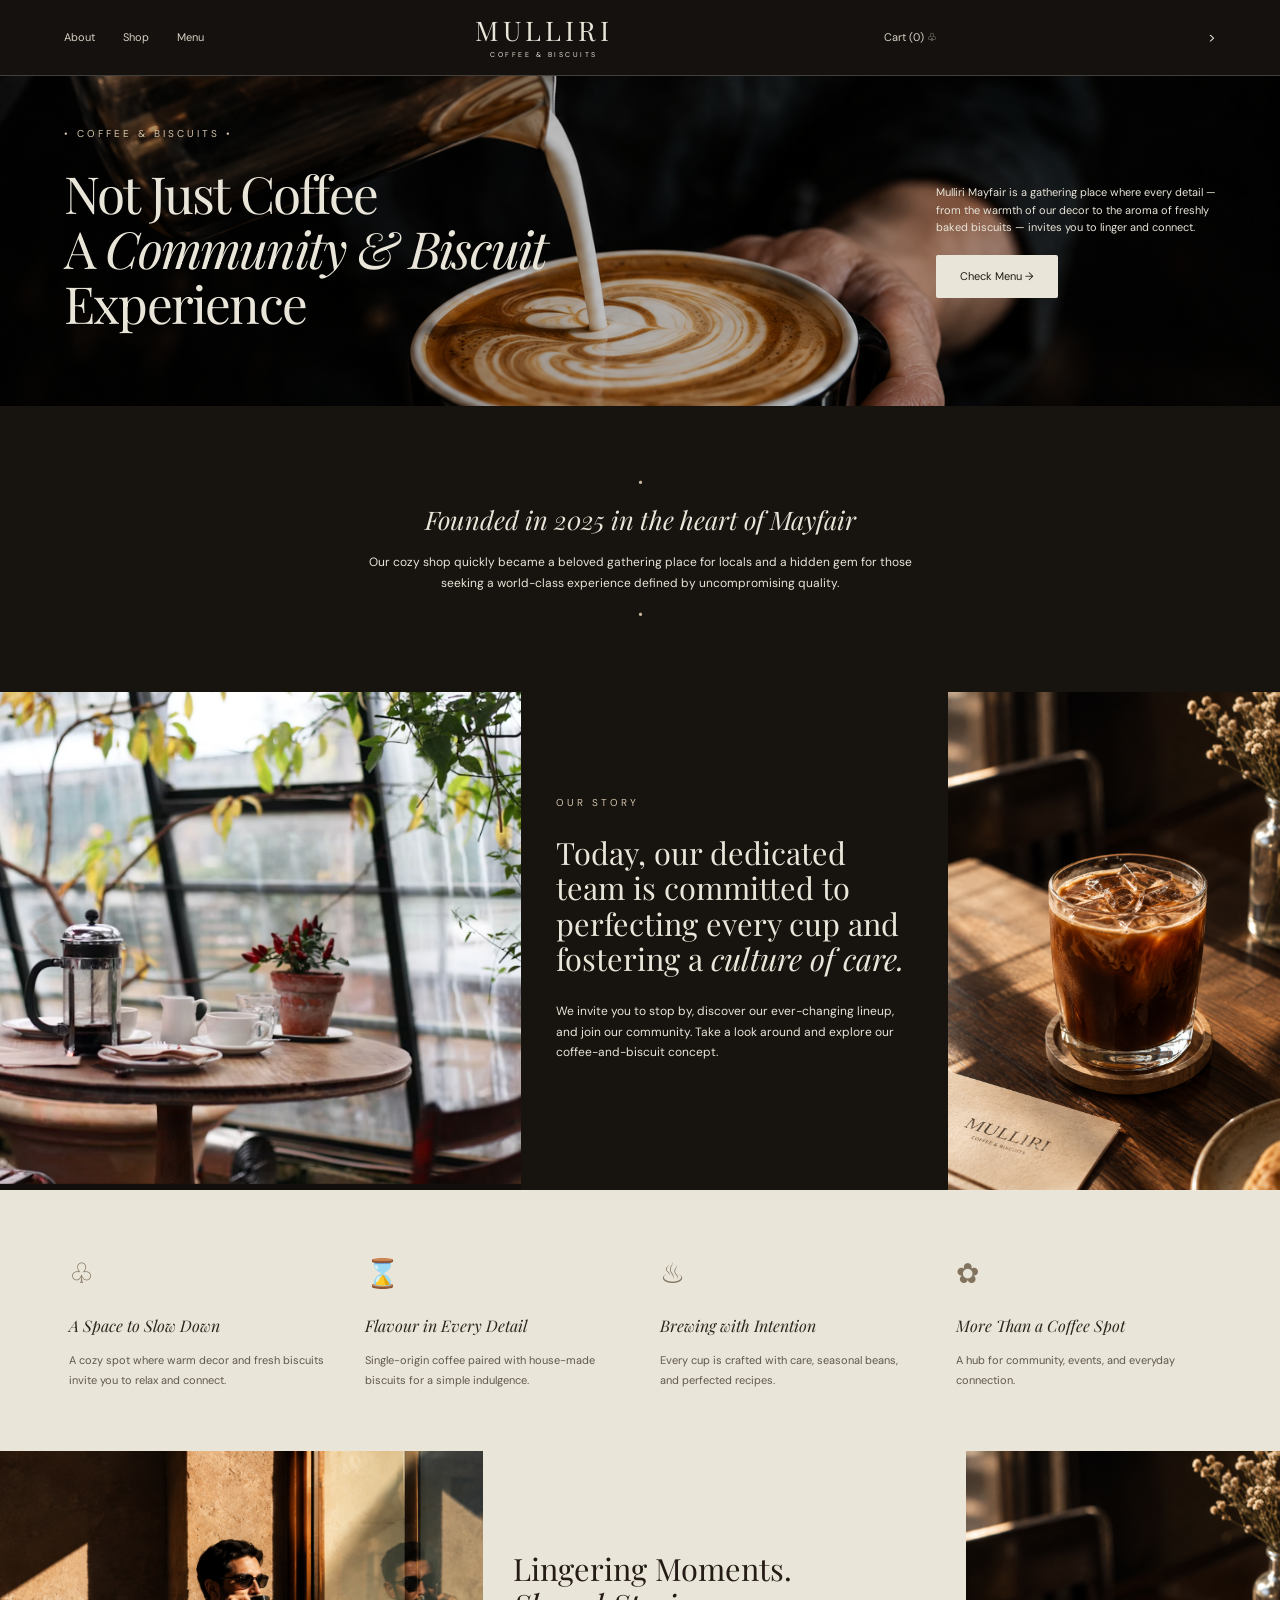
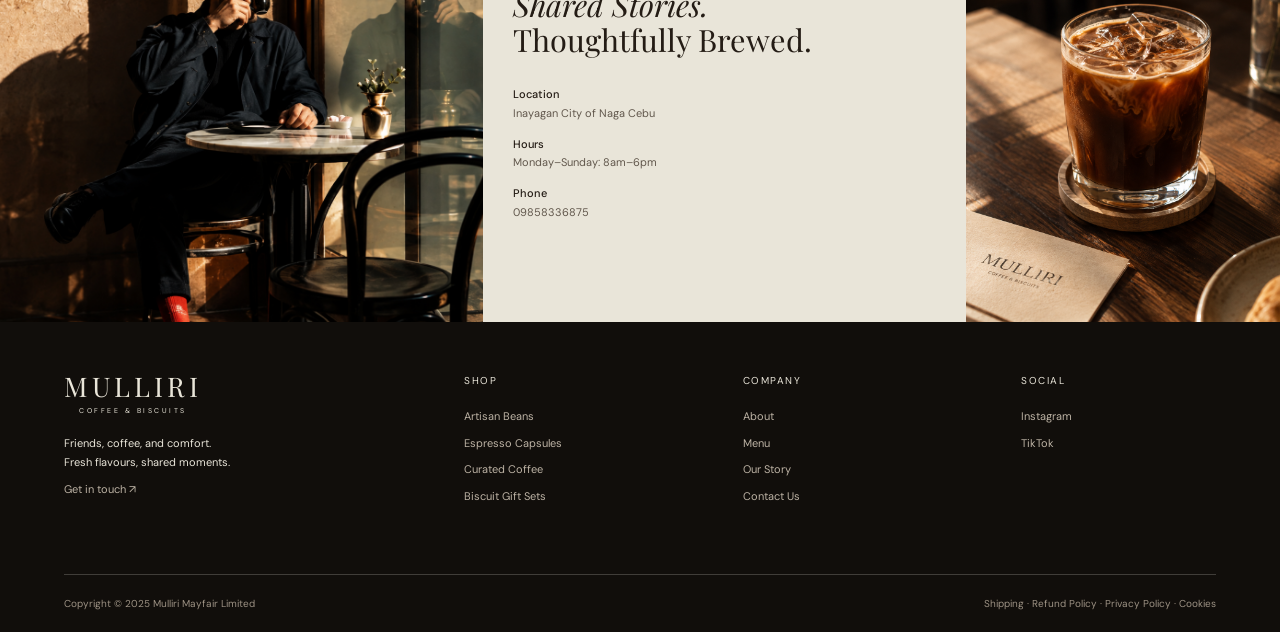
<file: index.html>
<!DOCTYPE html>
<html lang="en">
<head>
  <meta charset="UTF-8">
  <meta name="viewport" content="width=device-width, initial-scale=1.0">
  <title>MULLIRI | Coffee & Biscuits</title>
  <link rel="preconnect" href="https://fonts.googleapis.com">
  <link href="https://fonts.googleapis.com/css2?family=DM+Sans:wght@400;500&family=Playfair+Display:ital,wght@0,400;0,500;1,400&display=swap" rel="stylesheet">
  <link rel="stylesheet" href="style.css">
</head>
<body>

<header class="navbar">
  <nav class="nav-left">
    <a href="about.html">About</a>
    <a href="shop.html">Shop</a>
    <a href="menu.html">Menu</a>
  </nav>
  <a class="logo" href="index.html">
    MULLIRI
    <small>COFFEE & BISCUITS</small>
  </a>
  <a class="cart" href="cart.html">Cart (<span id="cart-count">0</span>) ♧</a>>
</header>

<main>
  
<section class="hero">
  <div class="hero-photo"></div>

  <div class="hero-content">
    <p class="eyebrow">• COFFEE & BISCUITS •</p>
    <h1>
      Not Just Coffee<br>
      A <em>Community & Biscuit</em><br>
      Experience
    </h1>
  </div>

  <div class="hero-side">
    <p>
      Mulliri Mayfair is a gathering place where every
      detail — from the warmth of our decor to the aroma
      of freshly baked biscuits — invites you to linger
      and connect.
    </p>
    <a class="button" href="menu.html">Check Menu →</a>
  </div>
  </section>

  <section class="intro">
    <span>•</span>
    <h2>Founded in 2025 in the heart of Mayfair</h2>
    <p>
      Our cozy shop quickly became a beloved gathering place for
      locals and a hidden gem for those seeking a world-class
      experience defined by uncompromising quality.
    </p>
    <span>•</span>
  </section>

  <section class="story-preview">
    <img src="./images/flowers.PNG" alt="Coffee shop interior">

    <div class="story-text">
      <p class="eyebrow">OUR STORY</p>
      <h2>Today, our dedicated team is committed to perfecting every cup and fostering a <em>culture of care.</em></h2>
      <p>
        We invite you to stop by, discover our ever-changing lineup,
        and join our community. Take a look around and explore
        our coffee-and-biscuit concept.
      </p>
      
    </div>

    <img src="./images/ice-coffee.png"  alt="Iced coffee on a café table">
        
  </section>

  <section class="features">
    <article>
      <span class="feature-icon">♧</span>
      <h3>A Space to Slow Down</h3>
      <p>A cozy spot where warm decor and fresh biscuits invite you to relax and connect.</p>
    </article>
    <article>
      <span class="feature-icon">⌛</span>
      <h3>Flavour in Every Detail</h3>
      <p>Single-origin coffee paired with house-made biscuits for a simple indulgence.</p>
    </article>
    <article>
      <span class="feature-icon">♨</span>
      <h3>Brewing with Intention</h3>
      <p>Every cup is crafted with care, seasonal beans, and perfected recipes.</p>
    </article>
    <article>
      <span class="feature-icon">✿</span>
      <h3>More Than a Coffee Spot</h3>
      <p>A hub for community, events, and everyday connection.</p>
    </article>
  </section>


  <section class="closing-story">
      <img src="images/cafe-story.png">
    <div>
      <h2>Lingering Moments.<br><em>Shared Stories.</em><br>Thoughtfully Brewed.</h2>
      <dl>
        <dt>Location</dt>
        <dd>Inayagan City of Naga Cebu</dd>
        <dt>Hours</dt>
        <dd>Monday–Sunday: 8am–6pm</dd>
        <dt>Phone</dt>
        <dd>09858336875</dd>
      </dl>
    </div>

    <img src="./images/ice-coffee.png" alt="Coffee in a cup">
  </section>
</main>

<footer class="footer">
  <div class="footer-brand">
    <a class="logo" href="index.html">MULLIRI<small>COFFEE & BISCUITS</small></a>
    <p>Friends, coffee, and comfort.<br>Fresh flavours, shared moments.</p>
    <a class="newsletter-link" href="contact.html">Get in touch ↗</a>
  </div>

  <div>
    <h4>SHOP</h4>
    <a href="menu.html">Artisan Beans</a>
    <a href="menu.html">Espresso Capsules</a>
    <a href="menu.html">Curated Coffee</a>
    <a href="menu.html">Biscuit Gift Sets</a>
  </div>

  <div>
    <h4>COMPANY</h4>
    <a href="about.html">About</a>
    <a href="menu.html">Menu</a>
    <a href="about.html">Our Story</a>
    <a href="contact.html">Contact Us</a>
  </div>

  <div>
    <h4>SOCIAL</h4>
    <a href="">Instagram</a>
    <a href="">TikTok</a>
  </div>

  <div class="footer-bottom">
    <span>Copyright © 2025 Mulliri Mayfair Limited</span>
    <span>Shipping · Refund Policy · Privacy Policy · Cookies</span>
  </div>
</footer>
<script src="cart.js" defer></script>
</body>
</html>
</file>
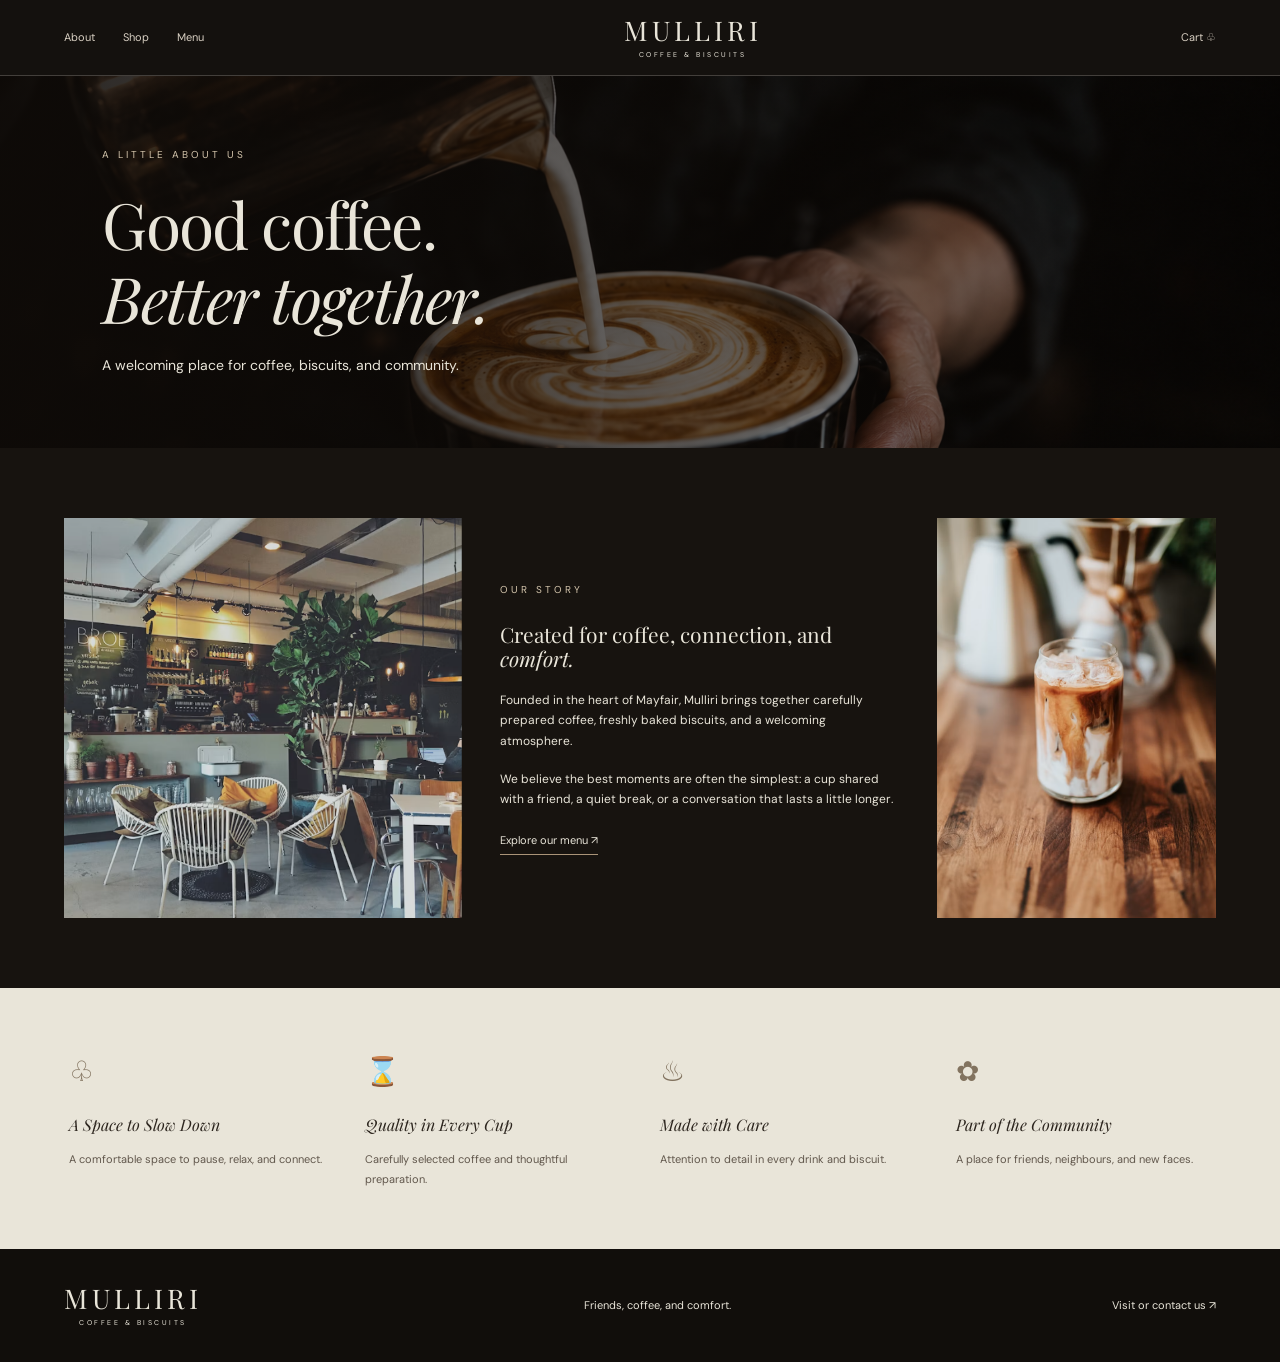
<file: about.html>
<!DOCTYPE html>
<html lang="en">
<head>
  <meta charset="UTF-8">
  <meta name="viewport" content="width=device-width, initial-scale=1.0">
  <title>About | MULLIRI</title>
  <link rel="preconnect" href="https://fonts.googleapis.com">
  <link href="https://fonts.googleapis.com/css2?family=DM+Sans:wght@400;500&family=Playfair+Display:ital,wght@0,400;0,500;1,400&display=swap" rel="stylesheet">
  <link rel="stylesheet" href="style.css">
</head>
<body>
<header class="navbar">
  <nav class="nav-left">
    <a href="about.html">About</a>
    <a href="shop.html">Shop</a>
    <a href="menu.html">Menu</a>
  </nav>
  <a class="logo" href="index.html">MULLIRI<small>COFFEE & BISCUITS</small></a>
  <a class="cart" href="menu.html">Cart ♧</a>
</header>

<main>
  <section class="page-heading">
    <div>
      <p class="eyebrow">A LITTLE ABOUT US</p>
      <h1>Good coffee.<br><em>Better together.</em></h1>
      <p>A welcoming place for coffee, biscuits, and community.</p>
    </div>
  </section>

  <section class="about-layout">
    <img src="./images/1.PNG" alt="Coffee shop interior">

    <div>
      <p class="eyebrow">OUR STORY</p>
      <h2>Created for coffee, connection, and <em>comfort.</em></h2>
      <p>Founded in the heart of Mayfair, Mulliri brings together carefully prepared coffee, freshly baked biscuits, and a welcoming atmosphere.</p>
      <p>We believe the best moments are often the simplest: a cup shared with a friend, a quiet break, or a conversation that lasts a little longer.</p>
      <a class="text-link" href="menu.html">Explore our menu ↗</a>
    </div>

    <img src="./images/icecoffee2.PNG" alt="Coffee served at a café">
  </section>

  <section class="features">
    <article><span class="feature-icon">♧</span><h3>A Space to Slow Down</h3><p>A comfortable space to pause, relax, and connect.</p></article>
    <article><span class="feature-icon">⌛</span><h3>Quality in Every Cup</h3><p>Carefully selected coffee and thoughtful preparation.</p></article>
    <article><span class="feature-icon">♨</span><h3>Made with Care</h3><p>Attention to detail in every drink and biscuit.</p></article>
    <article><span class="feature-icon">✿</span><h3>Part of the Community</h3><p>A place for friends, neighbours, and new faces.</p></article>
  </section>
</main>

<footer class="simple-footer">
  <a class="logo" href="index.html">MULLIRI<small>COFFEE & BISCUITS</small></a>
  <p>Friends, coffee, and comfort.</p>
  <a href="contact.html">Visit or contact us ↗</a>
</footer>
</body>
</html>
</file>
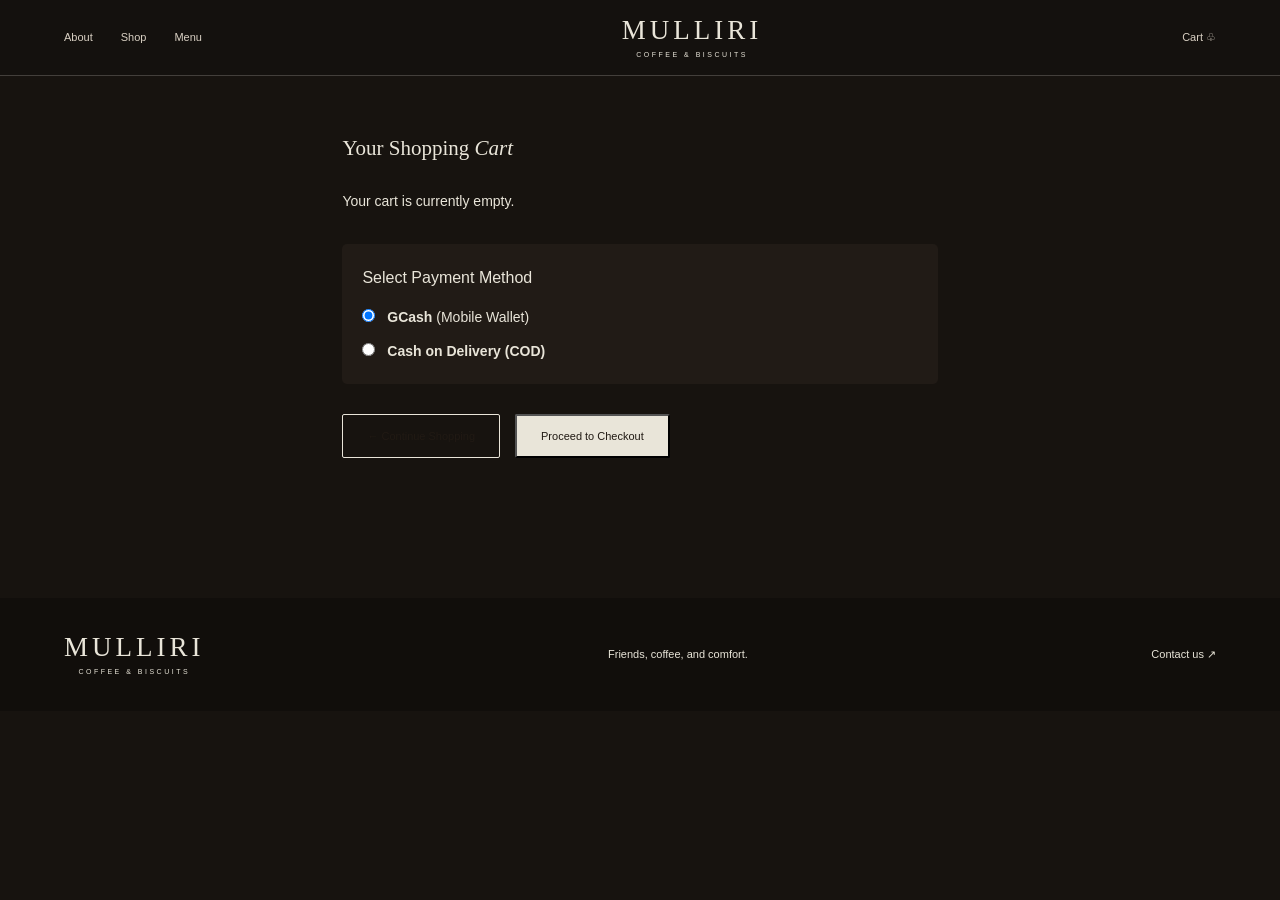
<file: cart.html>
<!DOCTYPE html>
<html lang="en">
<head>
  <meta charset="UTF-8">
  <meta name="viewport" content="width=device-width, initial-scale=1.0">
  <title>Cart | MULLIRI Coffee & Biscuits</title>
  <link rel="stylesheet" href="style.css">
  <script src="cart.js" defer></script>
</head>
<body>

<header class="navbar">
  <nav class="nav-left">
    <a href="about.html">About</a>
    <a href="shop.html">Shop</a>
    <a href="menu.html">Menu</a>
  </nav>
  <a class="logo" href="index.html">MULLIRI<small>COFFEE & BISCUITS</small></a>
  <a class="cart" href="cart.html">Cart ♧</a>
</header>

<main style="padding: 60px 8%; max-width: 800px; margin: 0 auto;">
  <h2>Your Shopping <em>Cart</em></h2>
  
  <div id="cart-items-container" style="margin-top: 30px;">
    <!-- Dito i-display sa JavaScript ang mga items -->
  </div>
  
  <div id="cart-total" style="margin-top: 30px; font-size: 20px; font-weight: bold;"></div>

  <!-- PAYMENT OPTIONS SECTION -->
  <div style="margin-top: 30px; background: #211b16; padding: 20px; border-radius: 5px;">
    <h3 style="margin-bottom: 15px; font-size: 16px;">Select Payment Method</h3>
    <label style="display: block; margin-bottom: 10px; cursor: pointer;">
      <input type="radio" name="payment" value="GCash" checked style="margin-right: 8px;"> 
      <strong>GCash</strong> (Mobile Wallet)
    </label>
    <label style="display: block; cursor: pointer;">
      <input type="radio" name="payment" value="COD" style="margin-right: 8px;"> 
      <strong>Cash on Delivery (COD)</strong>
    </label>
  </div>

  <div style="margin-top: 30px; display: flex; gap: 15px;">
    <a href="shop.html" class="button" style="background: transparent; border: 1px solid var(--cream);">← Continue Shopping</a>
    <button id="checkout-btn" class="button" style="cursor: pointer;">Proceed to Checkout</button>
  </div>
</main>

<footer class="simple-footer" style="margin-top: 80px;">
  <a class="logo" href="index.html">MULLIRI<small>COFFEE & BISCUITS</small></a>
  <p>Friends, coffee, and comfort.</p>
  <a href="contact.html">Contact us ↗</a>
</footer>

<script>
  document.addEventListener('DOMContentLoaded', () => {
    let cart = JSON.parse(localStorage.getItem('mulliri_cart')) || [];
    const container = document.getElementById('cart-items-container');
    const totalContainer = document.getElementById('cart-total');
    
    if (cart.length === 0) {
      container.innerHTML = "<p>Your cart is currently empty.</p>";
      totalContainer.innerHTML = "";
      return;
    }

    let html = '<ul style="list-style: none; padding: 0;">';
    let total = 0;

    cart.forEach((item) => {
      let subtotal = item.price * item.quantity;
      total += subtotal;
      html += `
        <li style="display: flex; justify-content: space-between; padding: 15px 0; border-bottom: 1px solid rgba(233,229,217,0.2);">
          <span>${item.name} (x${item.quantity})</span>
          <span>£${subtotal.toFixed(2)}</span>
        </li>
      `;
    });

    html += '</ul>';
    container.innerHTML = html;
    totalContainer.innerHTML = `Total: £${total.toFixed(2)}`;

    // Checkout button action
    const checkoutBtn = document.getElementById('checkout-btn');
    if (checkoutBtn) {
      checkoutBtn.addEventListener('click', () => {
        const selectedPayment = document.querySelector('input[name="payment"]:checked').value;
        alert(`Order placed successfully!\nPayment Method: ${selectedPayment}\nTotal: £${total.toFixed(2)}`);
        
        // I-clear ang cart human mag-order
        localStorage.removeItem('mulliri_cart');
        window.location.href = 'index.html';
      });
    }
  });
</script>
</body>
</html>
</file>
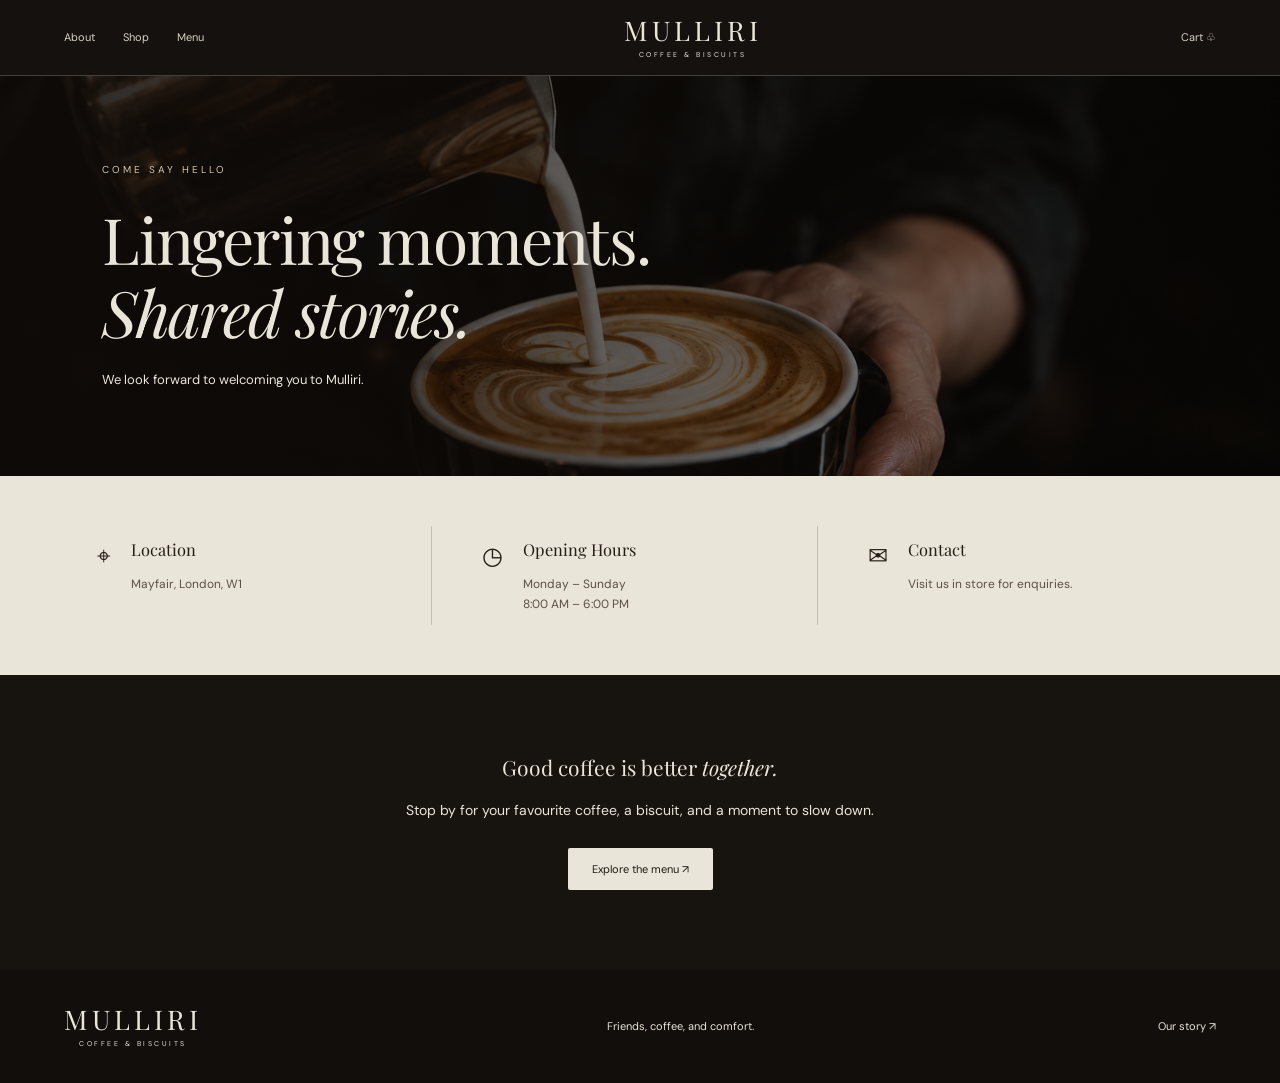
<file: contact.html>
<!DOCTYPE html>
<html lang="en">
<head>
  <meta charset="UTF-8">
  <meta name="viewport" content="width=device-width, initial-scale=1.0">
  <title>Contact | MULLIRI</title>
  <link rel="preconnect" href="https://fonts.googleapis.com">
  <link href="https://fonts.googleapis.com/css2?family=DM+Sans:wght@400;500&family=Playfair+Display:ital,wght@0,400;0,500;1,400&display=swap" rel="stylesheet">
  <link rel="stylesheet" href="style.css">
</head>
<body>
<header class="navbar">
  <nav class="nav-left">
    <a href="about.html">About</a>
    <a href="shop.html">Shop</a>
    <a href="menu.html">Menu</a>
  </nav>
  <a class="logo" href="index.html">MULLIRI<small>COFFEE & BISCUITS</small></a>
  <a class="cart" href="menu.html">Cart ♧</a>
</header>

<main>
  <section class="contact-hero">
    <div>
      <p class="eyebrow">COME SAY HELLO</p>
      <h1>Lingering moments.<br><em>Shared stories.</em></h1>
      <p>We look forward to welcoming you to Mulliri.</p>
    </div>
  </section>

  <section class="contact-details">
    <article>
      <span>⌖</span>
      <div><h3>Location</h3><p>Mayfair, London, W1</p></div>
    </article>
    <article>
      <span>◷</span>
      <div><h3>Opening Hours</h3><p>Monday – Sunday</p><p>8:00 AM – 6:00 PM</p></div>
    </article>
    <article>
      <span>✉</span>
      <div><h3>Contact</h3><p>Visit us in store for enquiries.</p></div>
    </article>
  </section>

  <section class="contact-message">
    <h2>Good coffee is better <em>together.</em></h2>
    <p>Stop by for your favourite coffee, a biscuit, and a moment to slow down.</p>
    <a class="button" href="menu.html">Explore the menu ↗</a>
  </section>
</main>

<footer class="simple-footer">
  <a class="logo" href="index.html">MULLIRI<small>COFFEE & BISCUITS</small></a>
  <p>Friends, coffee, and comfort.</p>
  <a href="about.html">Our story ↗</a>
</footer>
</body>
</html>
</file>
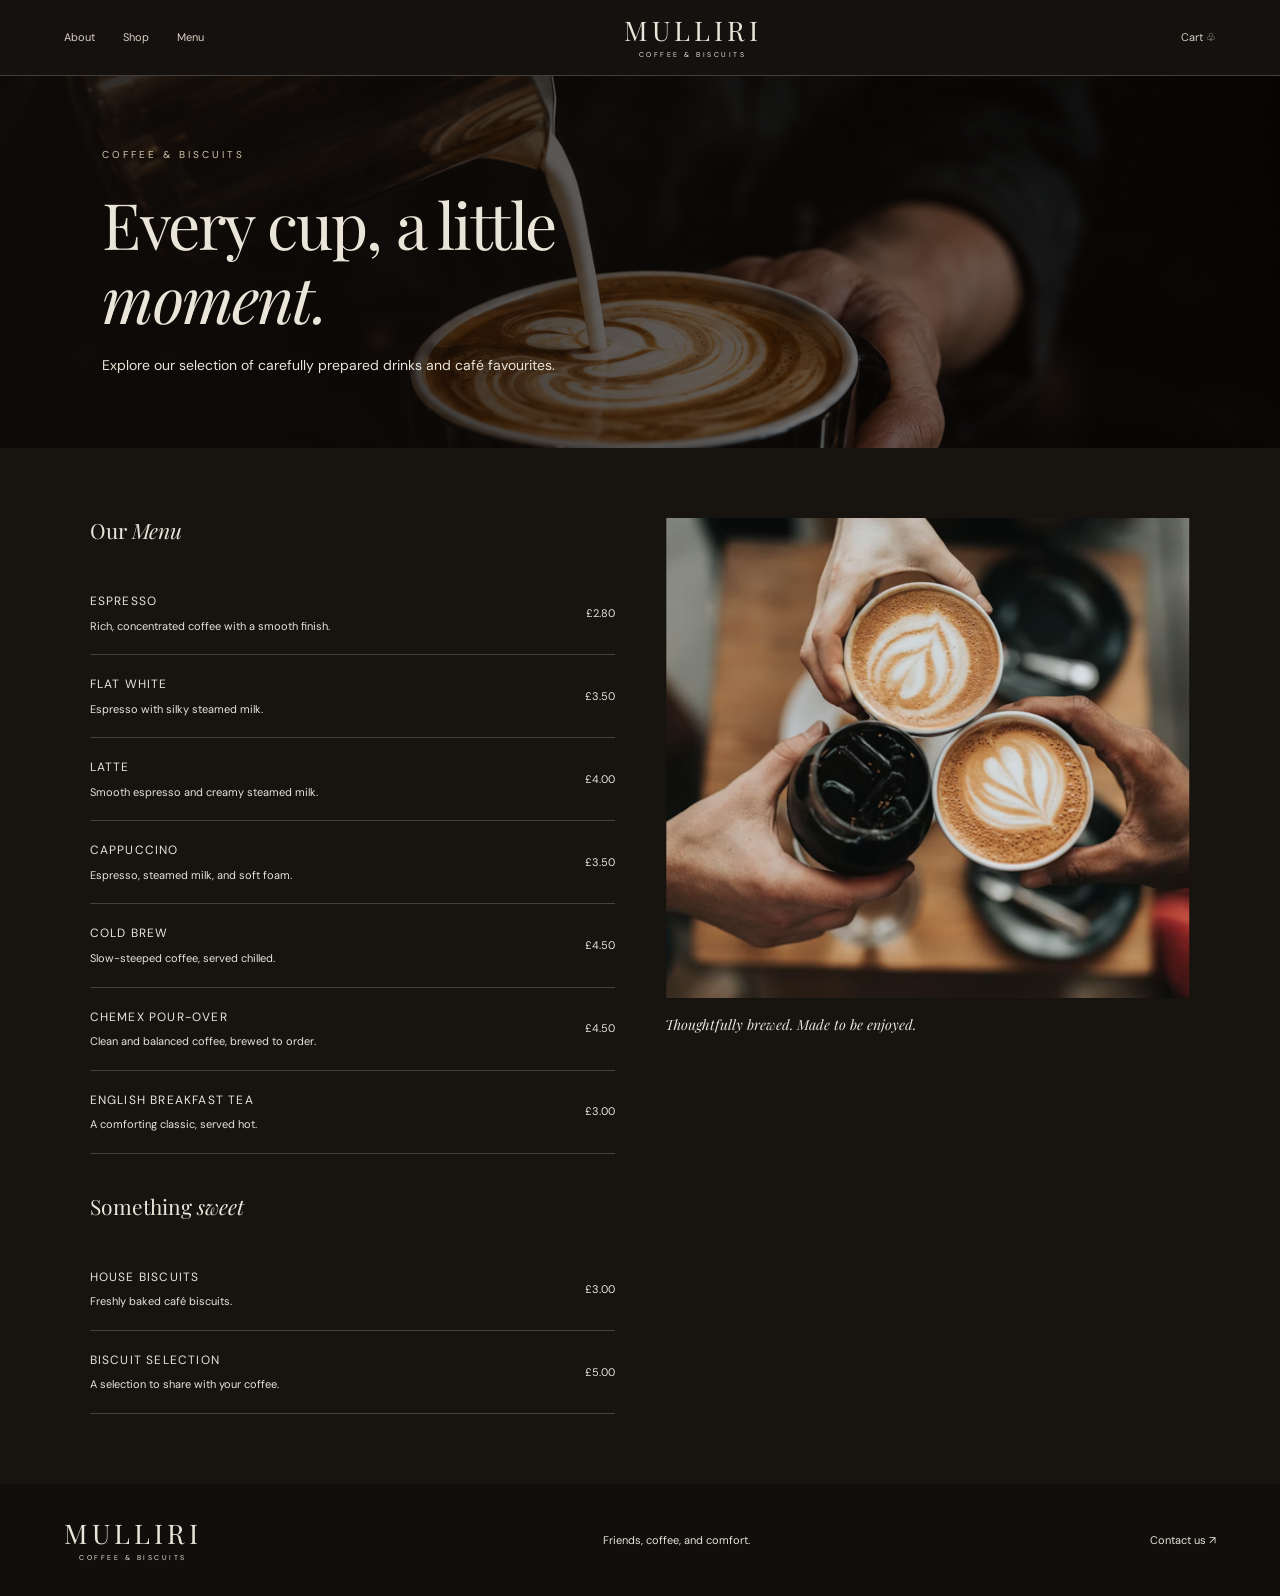
<file: menu.html>
<!DOCTYPE html>
<html lang="en">
<head>
  <meta charset="UTF-8">
  <meta name="viewport" content="width=device-width, initial-scale=1.0">
  <title>Menu | MULLIRI Coffee & Biscuits</title>
  <link rel="preconnect" href="https://fonts.googleapis.com">
  <link href="https://fonts.googleapis.com/css2?family=DM+Sans:wght@400;500&family=Playfair+Display:ital,wght@0,400;0,500;1,400&display=swap" rel="stylesheet">
  <link rel="stylesheet" href="style.css">
</head>
<body>

<header class="navbar">
  <nav class="nav-left">
    <a href="about.html">About</a>
    <a href="shop.html">Shop</a>
    <a href="menu.html">Menu</a>
  </nav>
  <a class="logo" href="index.html">MULLIRI<small>COFFEE & BISCUITS</small></a>
  <a class="cart" href="shop.html">Cart ♧</a>
</header>

<main>
  <section class="menu-hero">
    <div>
      <p class="eyebrow">COFFEE & BISCUITS</p>
      <h1>Every cup, a little <em>moment.</em></h1>
      <p>Explore our selection of carefully prepared drinks and café favourites.</p>
    </div>
  </section>

  <section class="menu-layout">
    <div class="menu-list">
      <h2>Our <em>Menu</em></h2>

      <div class="menu-item">
        <div>
          <h3>ESPRESSO</h3>
          <p>Rich, concentrated coffee with a smooth finish.</p>
        </div>
        <span>£2.80</span>
      </div>

      <div class="menu-item">
        <div>
          <h3>FLAT WHITE</h3>
          <p>Espresso with silky steamed milk.</p>
        </div>
        <span>£3.50</span>
      </div>

      <div class="menu-item">
        <div>
          <h3>LATTE</h3>
          <p>Smooth espresso and creamy steamed milk.</p>
        </div>
        <span>£4.00</span>
      </div>

      <div class="menu-item">
        <div>
          <h3>CAPPUCCINO</h3>
          <p>Espresso, steamed milk, and soft foam.</p>
        </div>
        <span>£3.50</span>
      </div>

      <div class="menu-item">
        <div>
          <h3>COLD BREW</h3>
          <p>Slow-steeped coffee, served chilled.</p>
        </div>
        <span>£4.50</span>
      </div>

      <div class="menu-item">
        <div>
          <h3>CHEMEX POUR-OVER</h3>
          <p>Clean and balanced coffee, brewed to order.</p>
        </div>
        <span>£4.50</span>
      </div>

      <div class="menu-item">
        <div>
          <h3>ENGLISH BREAKFAST TEA</h3>
          <p>A comforting classic, served hot.</p>
        </div>
        <span>£3.00</span>
      </div>

      <h2 style="margin-top:40px;">Something <em>sweet</em></h2>

      <div class="menu-item">
        <div>
          <h3>HOUSE BISCUITS</h3>
          <p>Freshly baked café biscuits.</p>
        </div>
        <span>£3.00</span>
      </div>

      <div class="menu-item">
        <div>
          <h3>BISCUIT SELECTION</h3>
          <p>A selection to share with your coffee.</p>
        </div>
        <span>£5.00</span>
      </div>
    </div>

    <div class="menu-photo">
      <img src="./images/3.PNG" alt="Coffee and café treats">
      <p>Thoughtfully brewed. Made to be enjoyed.</p>
    </div>
  </section>
</main>

<footer class="simple-footer">
  <a class="logo" href="index.html">MULLIRI<small>COFFEE & BISCUITS</small></a>
  <p>Friends, coffee, and comfort.</p>
  <a href="contact.html">Contact us ↗</a>
</footer>

</body>
</html>
</file>
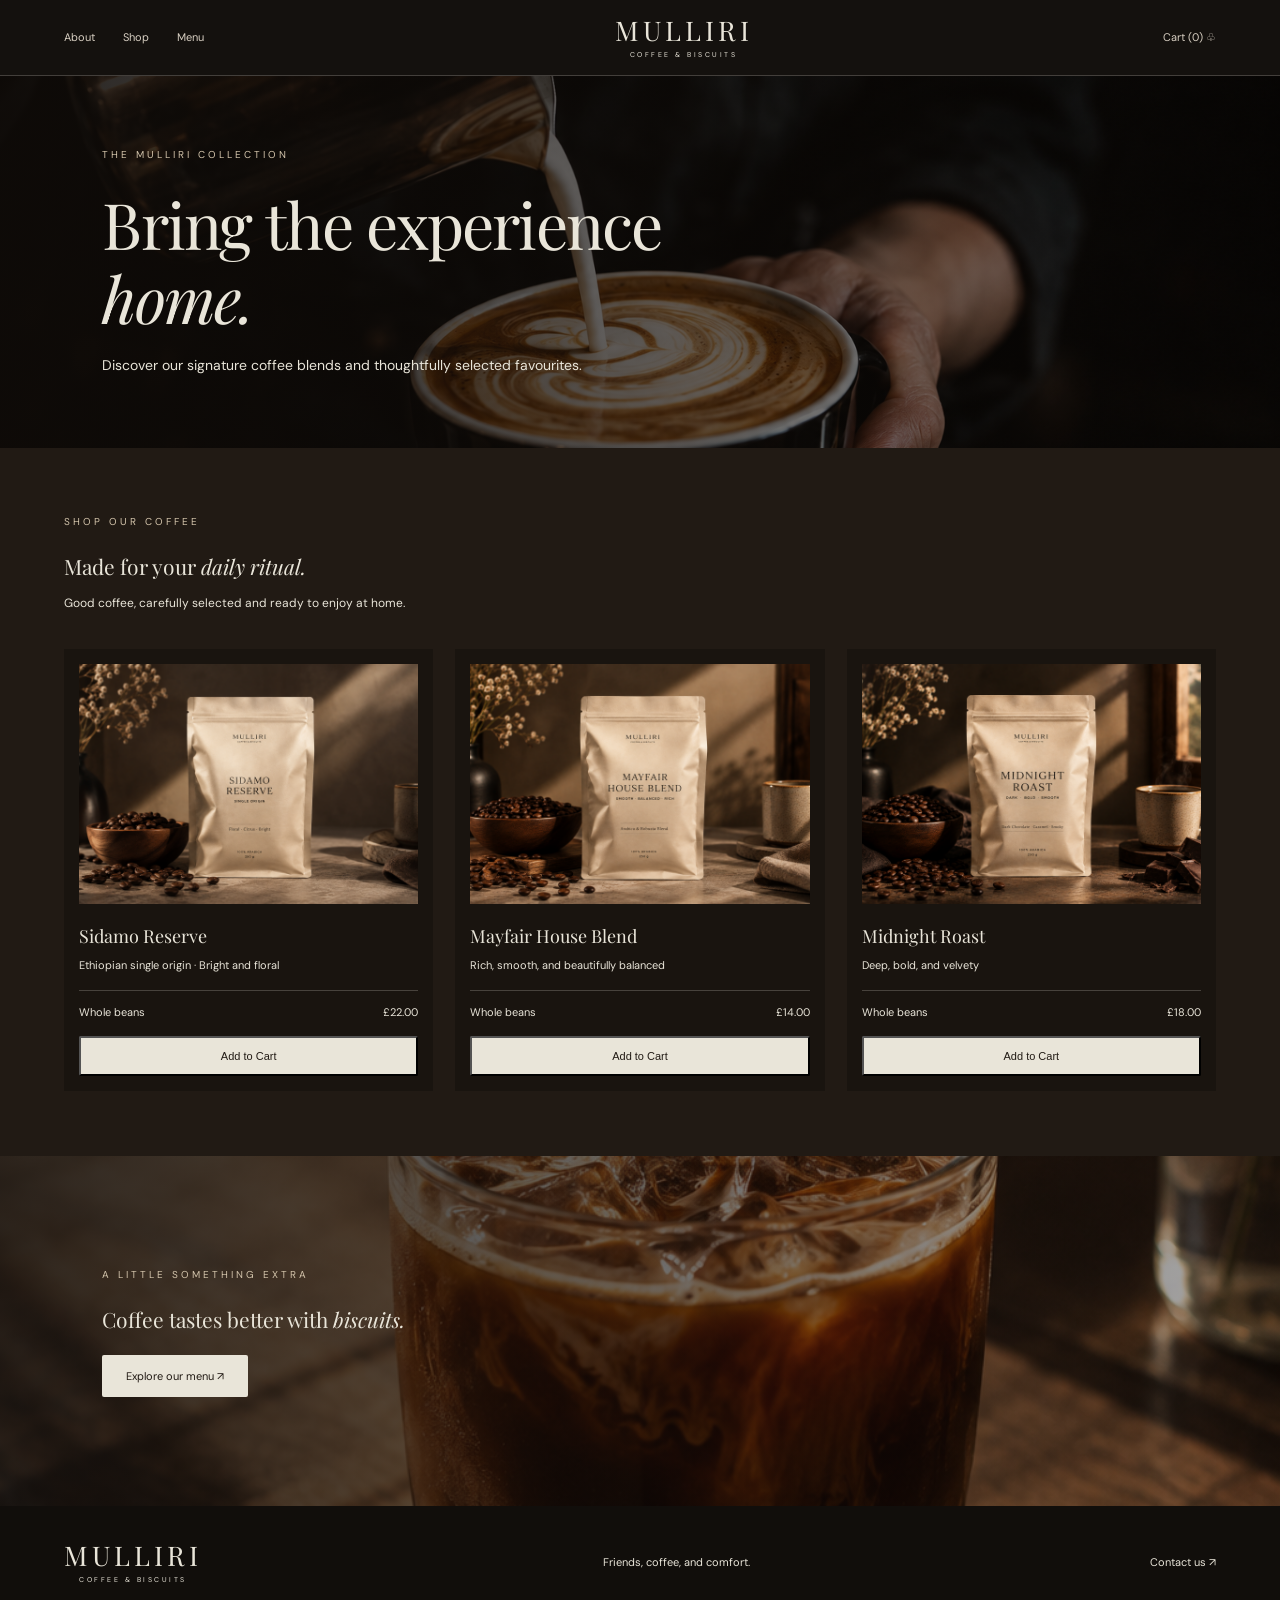
<file: shop.html>
<!DOCTYPE html>
<html lang="en">
<head>
  <meta charset="UTF-8">
  <meta name="viewport" content="width=device-width, initial-scale=1.0">
  <title>Shop | MULLIRI Coffee & Biscuits</title>
  <link rel="preconnect" href="https://fonts.googleapis.com">
  <link href="https://fonts.googleapis.com/css2?family=DM+Sans:wght@400;500&family=Playfair+Display:ital,wght@0,400;0,500;1,400&display=swap" rel="stylesheet">
  <link rel="stylesheet" href="style.css">
  <!-- Link sa JavaScript para sa Cart -->
  <script src="cart.js" defer></script>
</head>
<body>

<header class="navbar">
  <nav class="nav-left">
    <a href="about.html">About</a>
    <a href="shop.html">Shop</a>
    <a href="menu.html">Menu</a>
  </nav>
  <a class="logo" href="index.html">MULLIRI<small>COFFEE & BISCUITS</small></a>
  <!-- Naa na kining Cart counter -->
  <a class="cart" href="cart.html">Cart (<span id="cart-count">0</span>) ♧</a>
</header>

<main>
  <section class="menu-hero">
    <div>
      <p class="eyebrow">THE MULLIRI COLLECTION</p>
      <h1>Bring the experience <em>home.</em></h1>
      <p>Discover our signature coffee blends and thoughtfully selected favourites.</p>
    </div>
  </section>

  <section class="products-section">
    <div class="products-intro">
      <p class="eyebrow">SHOP OUR COFFEE</p>
      <h2>Made for your <em>daily ritual.</em></h2>
      <p>Good coffee, carefully selected and ready to enjoy at home.</p>
    </div>

    <div class="products">
      <!-- PRODUCT 1 -->
      <article class="product" data-name="Sidamo Reserve" data-price="22.00">
        <img src="./images/sidamo-reserve.png" alt="Sidamo Reserve">
        <h3>Sidamo Reserve</h3>
        <p>Ethiopian single origin · Bright and floral</p>
        <div class="product-price">
          <span>Whole beans</span>
          <span>£22.00</span>
        </div>
        <button class="button add-to-cart-btn" style="margin-top: 15px; width: 100%; cursor: pointer;">Add to Cart</button>
      </article>

      <!-- PRODUCT 2 -->
      <article class="product" data-name="Mayfair House Blend" data-price="14.00">
        <img src="./images/mayfair-blend.png" alt="Mayfair House Blend">
        <h3>Mayfair House Blend</h3>
        <p>Rich, smooth, and beautifully balanced</p>
        <div class="product-price">
          <span>Whole beans</span>
          <span>£14.00</span>
        </div>
        <button class="button add-to-cart-btn" style="margin-top: 15px; width: 100%; cursor: pointer;">Add to Cart</button>
      </article>

      <!-- PRODUCT 3 -->
      <article class="product" data-name="Midnight Roast" data-price="18.00">
        <img src="./images/midnight-roast.png" alt="Midnight Roast">
        <h3>Midnight Roast</h3>
        <p>Deep, bold, and velvety</p>
        <div class="product-price">
          <span>Whole beans</span>
          <span>£18.00</span>
        </div>
        <button class="button add-to-cart-btn" style="margin-top: 15px; width: 100%; cursor: pointer;">Add to Cart</button>
      </article>
    </div>
  </section>

  <section class="menu-teaser">
    <div class="menu-teaser-photo"></div>
    <div class="menu-teaser-copy">
      <p class="eyebrow">A LITTLE SOMETHING EXTRA</p>
      <h2>Coffee tastes better with <em>biscuits.</em></h2>
      <a class="button" href="menu.html">Explore our menu ↗</a>
    </div>
  </section>
</main>

<footer class="simple-footer">
  <a class="logo" href="index.html">MULLIRI<small>COFFEE & BISCUITS</small></a>
  <p>Friends, coffee, and comfort.</p>
  <a href="contact.html">Contact us ↗</a>
</footer>

</body>
</html>
</file>
<file: style.css>
:root {
  --dark: #17130f;
  --dark-card: #211b16;
  --cream: #e9e5d9;
  --white: #f5f1e8;
  --brown: #88745d;
  --line: rgba(233, 229, 217, 0.22);
}

* {
  margin: 0;
  padding: 0;
  box-sizing: border-box;
}

html {
  scroll-behavior: smooth;
}

body {
  background: var(--dark);
  color: var(--cream);
  font-family: "DM Sans", sans-serif;
  font-size: 14px;
  line-height: 1.7;
}

a {
  color: inherit;
  text-decoration: none;
}

img {
  width: 100%;
  display: block;
  object-fit: cover;
}

h1, h2, h3 {
  font-weight: 400;
}

h1, h2 {
  font-family: "Playfair Display", serif;
  line-height: 1.15;
}

h1 {
  font-size: clamp(2.3rem, 5vw, 5rem);
  letter-spacing: -1.8px;
}

h1 em, h2 em {
  font-weight: 400;
}

.eyebrow {
  font-size: 10px;
  letter-spacing: 3px;
  text-transform: uppercase;
  margin-bottom: 24px;
  color: #d4c5ac;
}

/* NAVIGATION */

.navbar {
  min-height: 76px;
  padding: 0 5%;
  display: flex;
  align-items: center;
  justify-content: space-between;
  background: #14110e;
  border-bottom: 1px solid var(--line);
  position: relative;
  z-index: 2;
}

.nav-left {
  display: flex;
  gap: 28px;
}

.navbar nav a,
.cart {
  font-size: 11px;
  color: #d9d0c3;
  transition: color 0.2s;
}

.navbar nav a:hover,
.cart:hover {
  color: #b79a72;
}

.logo {
  font-family: "Playfair Display", serif;
  font-size: 27px;
  letter-spacing: 4px;
  line-height: 1.1;
  text-align: center;
  white-space: nowrap;
}

.logo small {
  display: block;
  font-family: "DM Sans", sans-serif;
  font-size: 7px;
  letter-spacing: 2.5px;
  margin-top: 5px;
}

/* BUTTONS */

.button {
  display: inline-block;
  background: var(--cream);
  color: #211a14;
  padding: 12px 24px;
  font-size: 11px;
  border-radius: 2px;
  transition: background 0.2s;
}

.button:hover {
  background: #c7b59a;
}

.text-link {
  display: inline-block;
  border-bottom: 1px solid #aa9478;
  padding-bottom: 5px;
  font-size: 11px;
}

/* HOME HERO */

.hero {
  min-height: 610px;
  position: relative;
  display: flex;
  align-items: center;
  padding: 80px 8%;
  overflow: hidden;
}

.hero-photo {
  position: absolute;
  inset: 0;
  background:
    linear-gradient(
      90deg,
      rgba(10, 8, 6, 0.93),
      rgba(10, 8, 6, 0.64) 48%,
      rgba(10, 8, 6, 0.15)
    ),
    url("images/hero-latte.png")
    center 48% / cover no-repeat;
  z-index: 0;
}

.hero-content {
  position: relative;
  max-width: 800px;
  z-index: 1;
}

.hero h1 {
  margin-bottom: 26px;
}

.hero-description {
  max-width: 370px;
  margin-bottom: 25px;
  font-size: 13px;
}

/* HERO - REFERENCE LAYOUT */

.hero {
  position: relative;
  min-height: 330px;
  padding: 45px 5%;
  display: grid;
  grid-template-columns: 1.5fr 0.65fr;
  align-items: center;
  gap: 35px;
  overflow: hidden;
}

.hero-photo {
  position: absolute;
  inset: 0;
  z-index: 0;
  background-image:
    linear-gradient(90deg, rgba(0,0,0,.35), rgba(0,0,0,.15)),
    url("images/hero-latte.png");
  background-size: cover;
  background-position: center;
}

.hero-content,
.hero-side {
  position: relative;
  z-index: 1;
}

.hero-content {
  max-width: 600px;
}

.hero h1 {
  font-size: clamp(2rem, 4vw, 3.5rem);
  line-height: 1.08;
}

.hero-side {
  max-width: 280px;
  justify-self: end;
}

.hero-side p {
  font-size: 11px;
  line-height: 1.6;
  margin-bottom: 18px;
}

@media (max-width: 700px) {
  .hero {
    grid-template-columns: 1fr;
    gap: 18px;
    min-height: 520px;
  }

  .hero-side {
    justify-self: start;
  }
}

/* INTRODUCTION */

.intro {
  min-height: 250px;
  padding: 55px 20px;
  display: flex;
  flex-direction: column;
  align-items: center;
  justify-content: center;
  text-align: center;
  background: var(--dark);
}

.intro span {
  color: #c7b79d;
  margin: 10px;
}

.intro h2 {
  font-size: clamp(1.2rem, 2vw, 1.8rem);
  font-style: italic;
  margin-bottom: 18px;
}

.intro p {
  max-width: 550px;
  font-size: 12px;
}

/* STORY SECTION */

.story-preview {
  display: grid;
  grid-template-columns: 1.1fr 0.9fr 0.7fr;
  align-items: stretch;
  min-height: 430px;
}

.story-preview > img {
  height: 100%;
  min-height: 430px;
}

.story-text {
  padding: 55px 35px;
  align-self: center;
}

.story-text h2 {
  font-size: clamp(1.5rem, 2.4vw, 2.3rem);
  margin-bottom: 25px;
}

.story-text > p:not(.eyebrow) {
  font-size: 12px;
  margin-bottom: 25px;
}

/* FOUR FEATURE COLUMNS */

.features {
  background: var(--cream);
  color: #2c251e;
  display: grid;
  grid-template-columns: repeat(4, 1fr);
  gap: 30px;
  padding: 55px 5%;
}

.features article {
  padding: 5px;
}

.feature-icon {
  display: block;
  font-size: 28px;
  color: #82735f;
  margin-bottom: 15px;
}

.features h3 {
  font-family: "Playfair Display", serif;
  font-style: italic;
  font-size: 16px;
  margin-bottom: 12px;
}

.features p {
  color: #61574c;
  font-size: 11px;
  line-height: 1.8;
}

/* MENU BANNER */

.menu-teaser {
  min-height: 350px;
  position: relative;
  display: flex;
  align-items: center;
  padding: 55px 8%;
  overflow: hidden;
}

.menu-teaser-photo {
  position: absolute;
  inset: 0;
  background:
    linear-gradient(
      90deg,
      rgba(12, 9, 7, 0.85),
      rgba(12, 9, 7, 0.35)
    ),
      url("images/ice-coffee.png")
    center / cover;
}

.menu-teaser-copy {
  position: relative;
  z-index: 1;
}

.menu-teaser-copy h2 {
  margin-bottom: 24px;
}

/* COFFEE PRODUCTS */

.products-section {
  padding: 65px 5%;
  background: #211a14;
}

.products-intro {
  max-width: 460px;
  margin-bottom: 35px;
}

.products-intro h2 {
  margin-bottom: 15px;
}

.products-intro p:not(.eyebrow) {
  font-size: 12px;
}

.products {
  display: grid;
  grid-template-columns: repeat(3, 1fr);
  gap: 22px;
  align-items: center;
}

.product {
  min-width: 0;
  background: #19140f;
  padding: 15px;
}

.product img {
  height: 240px;
  background: #30271f;
  margin-bottom: 17px;
}

.product h3 {
  font-family: "Playfair Display", serif;
  font-size: 18px;
}

.product > p {
  font-size: 11px;
  margin: 5px 0 15px;
}

.product-price {
  border-top: 1px solid var(--line);
  padding-top: 12px;
  display: flex;
  justify-content: space-between;
  font-size: 11px;
}

.product-message {
  padding: 20px;
}

.product-message p {
  font-family: "Playfair Display", serif;
  font-size: 20px;
  line-height: 1.5;
  margin-bottom: 25px;
}

/* CLOSING STORY */

.closing-story {
  display: grid;
  grid-template-columns: 1fr 1fr 0.65fr;
  align-items: stretch;
  background: var(--cream);
  color: #241c15;
}

.closing-story > img {
  height: 100%;
  min-height: 370px;
}

.closing-story > div {
  padding: 45px 30px;
  align-self: center;
}

.closing-story h2 {
  font-size: clamp(1.6rem, 2.4vw, 2.4rem);
  margin-bottom: 28px;
}

.closing-story dl {
  font-size: 11px;
}

.closing-story dt {
  font-weight: 500;
  margin-top: 12px;
}

.closing-story dd {
  color: #61574c;
}

/* FOOTER */

.footer {
  padding: 50px 5% 20px;
  display: grid;
  grid-template-columns: 1.5fr 1fr 1fr 0.8fr;
  gap: 35px;
  background: #110e0b;
}

.footer-brand .logo {
  display: inline-block;
  margin-bottom: 20px;
}

.footer p {
  font-size: 11px;
}

.footer h4 {
  font-size: 10px;
  letter-spacing: 1.5px;
  margin-bottom: 18px;
  font-weight: 400;
}

.footer > div:not(.footer-bottom) > a:not(.logo) {
  display: block;
  font-size: 11px;
  color: #bdb3a5;
  margin: 8px 0;
}

.newsletter-link {
  margin-top: 15px;
}

.footer-bottom {
  grid-column: 1 / -1;
  display: flex;
  justify-content: space-between;
  flex-wrap: wrap;
  gap: 12px;
  border-top: 1px solid var(--line);
  margin-top: 25px;
  padding-top: 20px;
  font-size: 10px;
  color: #9d9284;
}

/* OTHER PAGE HEADINGS */

.page-heading,
.menu-hero,
.contact-hero {
  min-height: 340px;
  padding: 70px 8%;
  display: flex;
  align-items: center;
  background:
    linear-gradient(90deg, rgba(15, 11, 8, 0.9), rgba(15, 11, 8, 0.4)),
     url("images/hero-latte.png")
    center / cover no-repeat;
}

.page-heading h1,
.menu-hero h1,
.contact-hero h1 {
  margin-bottom: 20px;
}

.menu-hero > div,
.contact-hero > div {
  max-width: 650px;
}

/* ABOUT PAGE */

.about-layout {
  display: grid;
  grid-template-columns: 1fr 1fr 0.7fr;
  align-items: center;
  gap: 35px;
  padding: 70px 5%;
}

.about-layout img {
  height: 400px;
}

.about-layout h2 {
  margin-bottom: 20px;
}

.about-layout p:not(.eyebrow) {
  font-size: 12px;
  margin-bottom: 18px;
}

/* MENU PAGE */

.menu-layout {
  display: grid;
  grid-template-columns: 1fr 1fr;
  gap: 50px;
  padding: 70px 7%;
}

.menu-list h2 {
  margin-bottom: 30px;
}

.menu-item {
  display: flex;
  justify-content: space-between;
  align-items: center;
  gap: 15px;
  padding: 19px 0;
  border-bottom: 1px solid var(--line);
}

.menu-item h3 {
  font-size: 12px;
  letter-spacing: 1.2px;
}

.menu-item p {
  font-size: 11px;
  margin-top: 5px;
}

.menu-item > span {
  font-size: 11px;
  white-space: nowrap;
}

.menu-photo img {
  height: 480px;
}

.menu-photo p {
  font-family: "Playfair Display", serif;
  font-style: italic;
  margin-top: 15px;
}

/* CONTACT PAGE */

.contact-hero {
  min-height: 400px;
}

.contact-hero > div > p:last-child {
  font-size: 13px;
}

.contact-details {
  display: grid;
  grid-template-columns: repeat(3, 1fr);
  padding: 50px 6%;
  gap: 30px;
  background: var(--cream);
  color: #241c15;
}

.contact-details article {
  display: flex;
  gap: 20px;
  align-items: flex-start;
  border-right: 1px solid #c9c0b3;
  padding: 10px 20px;
}

.contact-details article:last-child {
  border-right: none;
}

.contact-details article > span {
  font-size: 24px;
}

.contact-details h3 {
  font-family: "Playfair Display", serif;
  margin-bottom: 10px;
}

.contact-details p {
  color: #5c5044;
  font-size: 12px;
}

.contact-message {
  text-align: center;
  padding: 80px 20px;
}

.contact-message h2 {
  margin-bottom: 20px;
}

.contact-message p {
  margin-bottom: 25px;
}

.simple-footer {
  display: flex;
  align-items: center;
  justify-content: space-between;
  flex-wrap: wrap;
  gap: 25px;
  padding: 35px 5%;
  background: #110e0b;
}

.simple-footer p,
.simple-footer > a:not(.logo) {
  font-size: 11px;
}

/* TABLET RESPONSIVENESS */

@media (max-width: 800px) {
  .navbar {
    padding: 0 4%;
    min-height: 70px;
  }

  .nav-left {
    gap: 12px;
  }

  .navbar nav a,
  .cart {
    font-size: 10px;
  }

  .logo {
    font-size: 21px;
    letter-spacing: 2px;
  }

  .logo small {
    font-size: 6px;
    letter-spacing: 1.5px;
  }

  .hero {
    min-height: 560px;
    padding: 60px 6%;
  }

  .story-preview {
    grid-template-columns: 1fr 1fr;
  }

  .story-preview > img {
    min-height: 300px;
  }

  .story-text {
    padding: 35px 25px;
  }

  .story-preview > img:last-child {
    display: none;
  }

  .features {
    grid-template-columns: repeat(2, 1fr);
    gap: 35px;
  }

  .closing-story {
    grid-template-columns: 1fr 1fr;
  }

  .closing-story > img:last-child {
    display: none;
  }

  .about-layout {
    grid-template-columns: 1fr 1fr;
  }

  .about-layout img:last-child {
    display: none;
  }

  .menu-layout {
    gap: 25px;
    padding: 50px 5%;
  }

  .menu-photo img {
    height: 400px;
  }

  .product img {
    height: 200px;
  }

  .footer {
    grid-template-columns: repeat(2, 1fr);
  }
}

/* MOBILE RESPONSIVENESS */

@media (max-width: 520px) {
  .navbar {
    height: auto;
    min-height: 75px;
    flex-wrap: wrap;
    justify-content: center;
    gap: 12px;
    padding: 14px 10px;
  }

  .nav-left {
    order: 2;
    width: 100%;
    justify-content: center;
  }

  .logo {
    order: 1;
  }

  .cart {
    display: none;
  }

  .hero {
    min-height: 540px;
    padding: 45px 6%;
    align-items: flex-end;
  }

  .hero-photo {
    background-position: 58% center;
  }

  .hero h1 {
    font-size: 2.5rem;
    letter-spacing: -1px;
  }

  .hero-description {
    font-size: 12px;
  }

  .intro {
    padding: 45px 25px;
  }

  .story-preview {
    grid-template-columns: 1fr;
  }

  .story-preview > img {
    min-height: 250px;
    max-height: 300px;
  }

  .story-text {
    padding: 40px 7%;
  }

  .features {
    grid-template-columns: 1fr 1fr;
    gap: 25px 18px;
    padding: 40px 6%;
  }

  .features h3 {
    font-size: 14px;
  }

  .features p {
    font-size: 10px;
  }

  .menu-teaser {
    min-height: 300px;
    padding: 40px 6%;
  }

  .products-section {
    padding: 45px 6%;
  }

  .products {
    grid-template-columns: 1fr 1fr;
    gap: 15px;
  }

  .product {
    padding: 10px;
  }

  .product img {
    height: 170px;
  }

  .product h3 {
    font-size: 15px;
  }

  .product > p {
    font-size: 10px;
  }

  .product-price {
    font-size: 10px;
  }

  .product-message {
    grid-column: 1 / -1;
    grid-row: 1;
    padding: 5px 0 15px;
  }

  .closing-story {
    grid-template-columns: 1fr;
  }

  .closing-story > img {
    min-height: 250px;
    max-height: 300px;
  }

  .closing-story > img:last-child {
    display: block;
  }

  .closing-story > div {
    padding: 35px 7%;
  }

  .footer {
    grid-template-columns: 1fr 1fr;
    gap: 28px 18px;
    padding: 35px 6% 20px;
  }

  .footer-brand {
    grid-column: 1 / -1;
  }

  .footer-bottom {
    flex-direction: column;
  }

  .page-heading,
  .menu-hero,
  .contact-hero {
    min-height: 300px;
    padding: 45px 6%;
  }

  .about-layout {
    grid-template-columns: 1fr;
    padding: 40px 6%;
  }

  .about-layout img {
    height: 280px;
  }

  .about-layout img:last-child {
    display: block;
  }

  .menu-layout {
    grid-template-columns: 1fr;
    padding: 45px 6%;
  }

  .menu-photo img {
    height: 300px;
  }

  .contact-details {
    grid-template-columns: 1fr;
    padding: 30px 6%;
    gap: 15px;
  }

  .contact-details article {
    border-right: none;
    border-bottom: 1px solid #c9c0b3;
    padding: 15px 5px;
  }

  .contact-details article:last-child {
    border-bottom: none;
  }

  .simple-footer {
    flex-direction: column;
    align-items: flex-start;
  }
}

/* OUR SELECTION - REFERENCE LAYOUT */

.selection {
  display: grid;
  grid-template-columns: 0.85fr 2fr;
  gap: 35px;
  padding: 50px 5%;
  background: #17120f;
  color: #f4eee4;
  align-items: center;
}

.selection-list h2 {
  font-family: "Playfair Display", serif;
  font-size: 32px;
  line-height: 1.1;
  margin: 12px 0 24px;
}

.selection-list ul {
  list-style: none;
  padding: 0;
  margin: 0;
}

.selection-list li {
  display: flex;
  justify-content: space-between;
  gap: 12px;
  padding: 10px 0;
  border-bottom: 1px solid rgba(255,255,255,.16);
  font-size: 10px;
}

.selection-products {
  display: grid;
  grid-template-columns: repeat(3, minmax(0, 1fr));
  gap: 16px;
}

.selection-products .product {
  min-width: 0;
  padding: 12px;
  background: #211b16;
  border-radius: 8px;
}

.selection-products .product img {
  width: 100%;
  height: 170px;
  object-fit: cover;
  border-radius: 5px;
}

.selection-products .product h3 {
  font-family: "Playfair Display", serif;
  font-size: 14px;
  font-weight: 400;
  margin: 12px 0 6px;
}

.selection-products .product p {
  font-size: 10px;
  line-height: 1.5;
}

.selection-products .product-price {
  display: flex;
  justify-content: space-between;
  align-items: center;
  gap: 6px;
  margin-top: 15px;
  font-size: 10px;
}

.selection-products .product-price span:last-child {
  background: #f4eee4;
  color: #17120f;
  padding: 6px 10px;
  border-radius: 20px;
}

@media (max-width: 750px) {
  .selection {
    grid-template-columns: 1fr;
  }

  .selection-products {
    grid-template-columns: repeat(2, minmax(0, 1fr));
  }
}

@media (max-width: 450px) {
  .selection-products {
    grid-template-columns: 1fr;
  }
}
</file>
